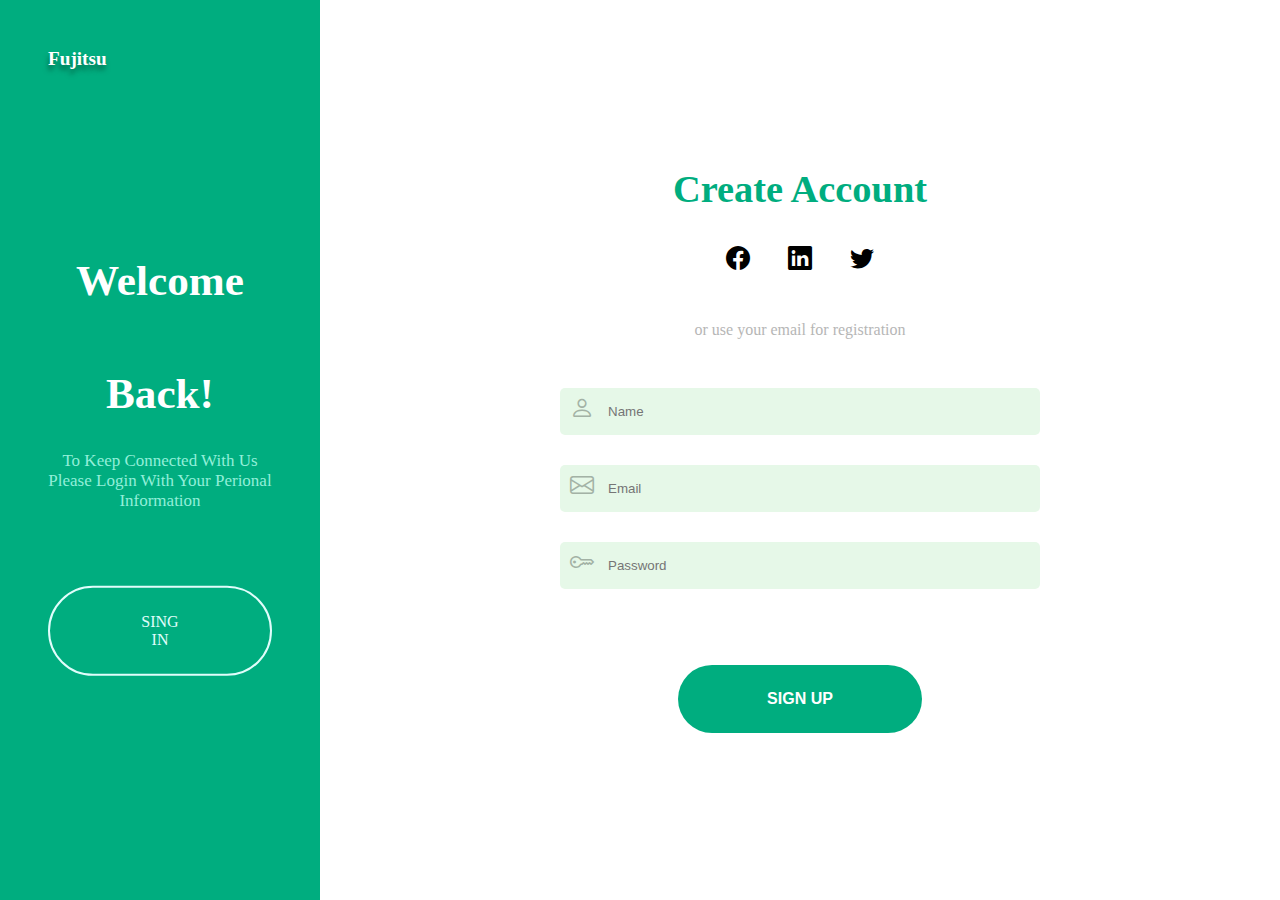
<file: Assignment-01/index.html>
<!DOCTYPE html>
<html lang="en">
  <head>
    <meta charset="UTF-8" />
    <meta http-equiv="X-UA-Compatible" content="IE=edge" />
    <meta name="viewport" content="width=device-width, initial-scale=1.0" />
    <title>Document</title>
    <link rel="stylesheet" href="./index.css" />
    <link
      rel="stylesheet"
      href="https://cdn.jsdelivr.net/npm/bootstrap-icons@1.9.1/font/bootstrap-icons.css"
    />
  </head>
  <body>
    <div class="container display-flex">
      <div class="singin-section">
        <p class="logo">Fujitsu</p>
        <div class="login-container">
          <p class="WB-text">Welcome Back!</p>
          <p class="user-text">
            To Keep Connected With Us Please Login With Your Perional
            Information
          </p>
          <a href="#" class="sing-text">SING IN</a>
        </div>
      </div>
      <div class="login-section display-flex">
        <div class="center">
          <h1 class="CA-align">Create Account</h1>
          <div class="icons-display">
            <a href="#">
              <i class="bi bi-facebook"></i>
            </a>
            <a href="#">
              <i class="bi bi-linkedin"></i>
            </a>
            <a href="#">
              <i class="bi bi-twitter"></i>
            </a>
          </div>
          <p class="reg-text">or use your email for registration</p>
          <form name="form-details">
            <div class="form-icon">
              <input type="text" name="Name" placeholder="Name" />
              <i class="bi bi-person"></i>
            </div>
            <div class="form-icon">
              <input type="text" name="Email" placeholder="Email" />
              <i class="bi bi-envelope"></i>
            </div>
            <div class="form-icon">
              <input type="password" name="Password" placeholder="Password" />
              <i class="bi bi-key"></i>
            </div>
          </form>
          <div class="sign-sec">
            <button class="click-sign">SIGN UP</button>
          </div>
        </div>
      </div>
    </div>
  </body>
</html>
</file>
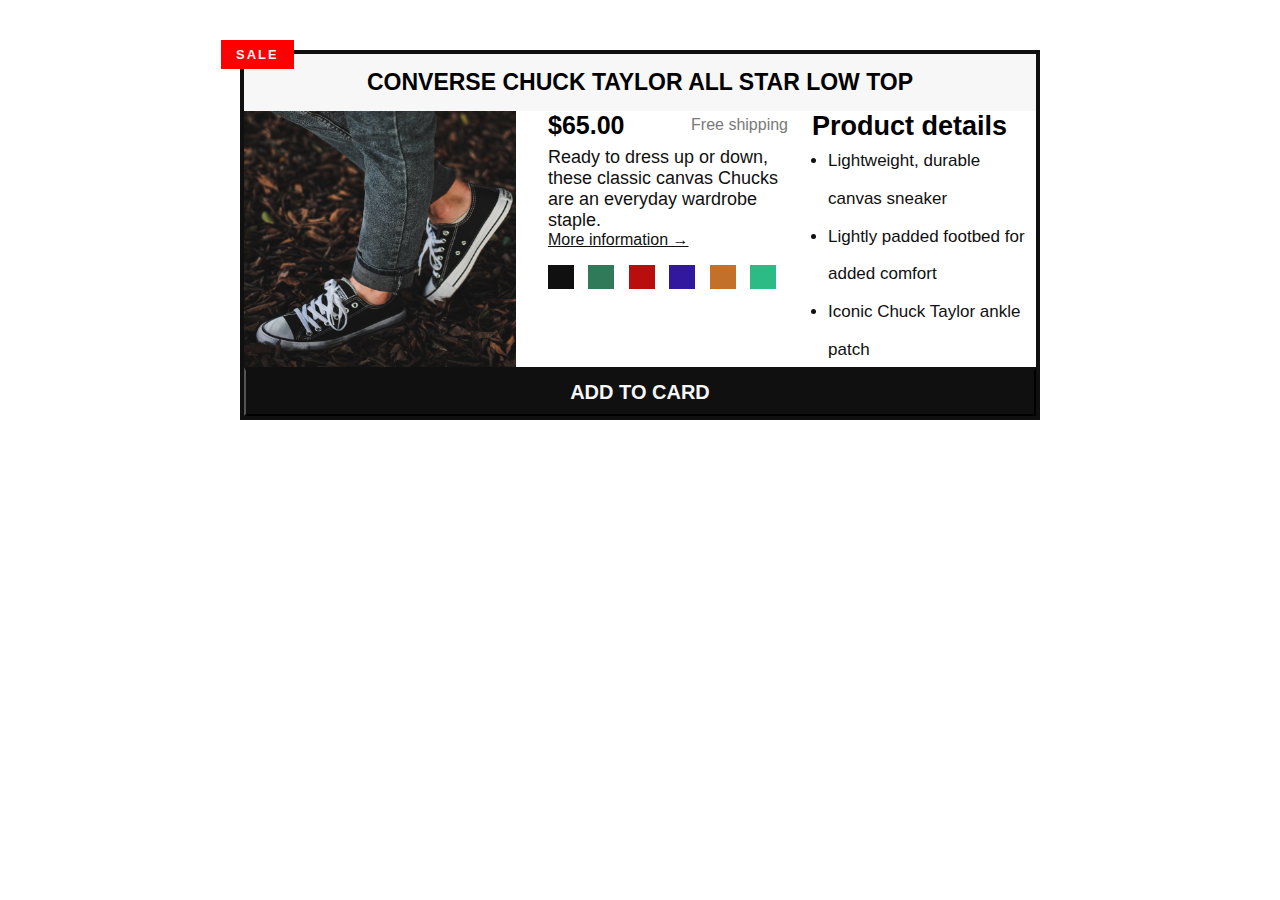
<file: Assignment-02/index.html>
<!DOCTYPE html>
<html lang="en">
  <head>
    <meta charset="UTF-8" />
    <meta http-equiv="X-UA-Compatible" content="IE=edge" />
    <meta name="viewport" content="width=device-width, initial-scale=1.0" />
    <title>Document</title>
    <link rel="stylesheet" href="./style.css" />
  </head>
  <body>
    <div class="item-boder">
      <p class="sale">SALE</p>
      <h1 class="item-name">CONVERSE CHUCK TAYLOR ALL STAR LOW TOP</h1>
      <img src="./challenges.jpg" alt="show image" class="item-image" />
      <div class="flotside">
        <h3 class="item-price">$65.00</h3>
        <p class="item-status">Free shipping</p>
        <p class="item-discription">
          Ready to dress up or down, these classic canvas Chucks are an everyday
          wardrobe staple.
        </p>
        <a href="#" class="item-info">More information →</a>
        <div class="colors">
          <div class="item-colors1"></div>
          <div class="item-colors2"></div>
          <div class="item-colors3"></div>
          <div class="item-colors4"></div>
          <div class="item-colors5"></div>
          <div class="item-colors6"></div>
        </div>
      </div>
      <div class="itemdata">
        <p class="item-details">Product details</p>
        <ul class="item-list">
          <li>Lightweight, durable canvas sneaker</li>
          <li>Lightly padded footbed for added comfort</li>
          <li>Iconic Chuck Taylor ankle patch</li>
        </ul>
      </div>
      <button class="click-card">ADD TO CARD</button>
    </div>
  </body>
</html>
</file>
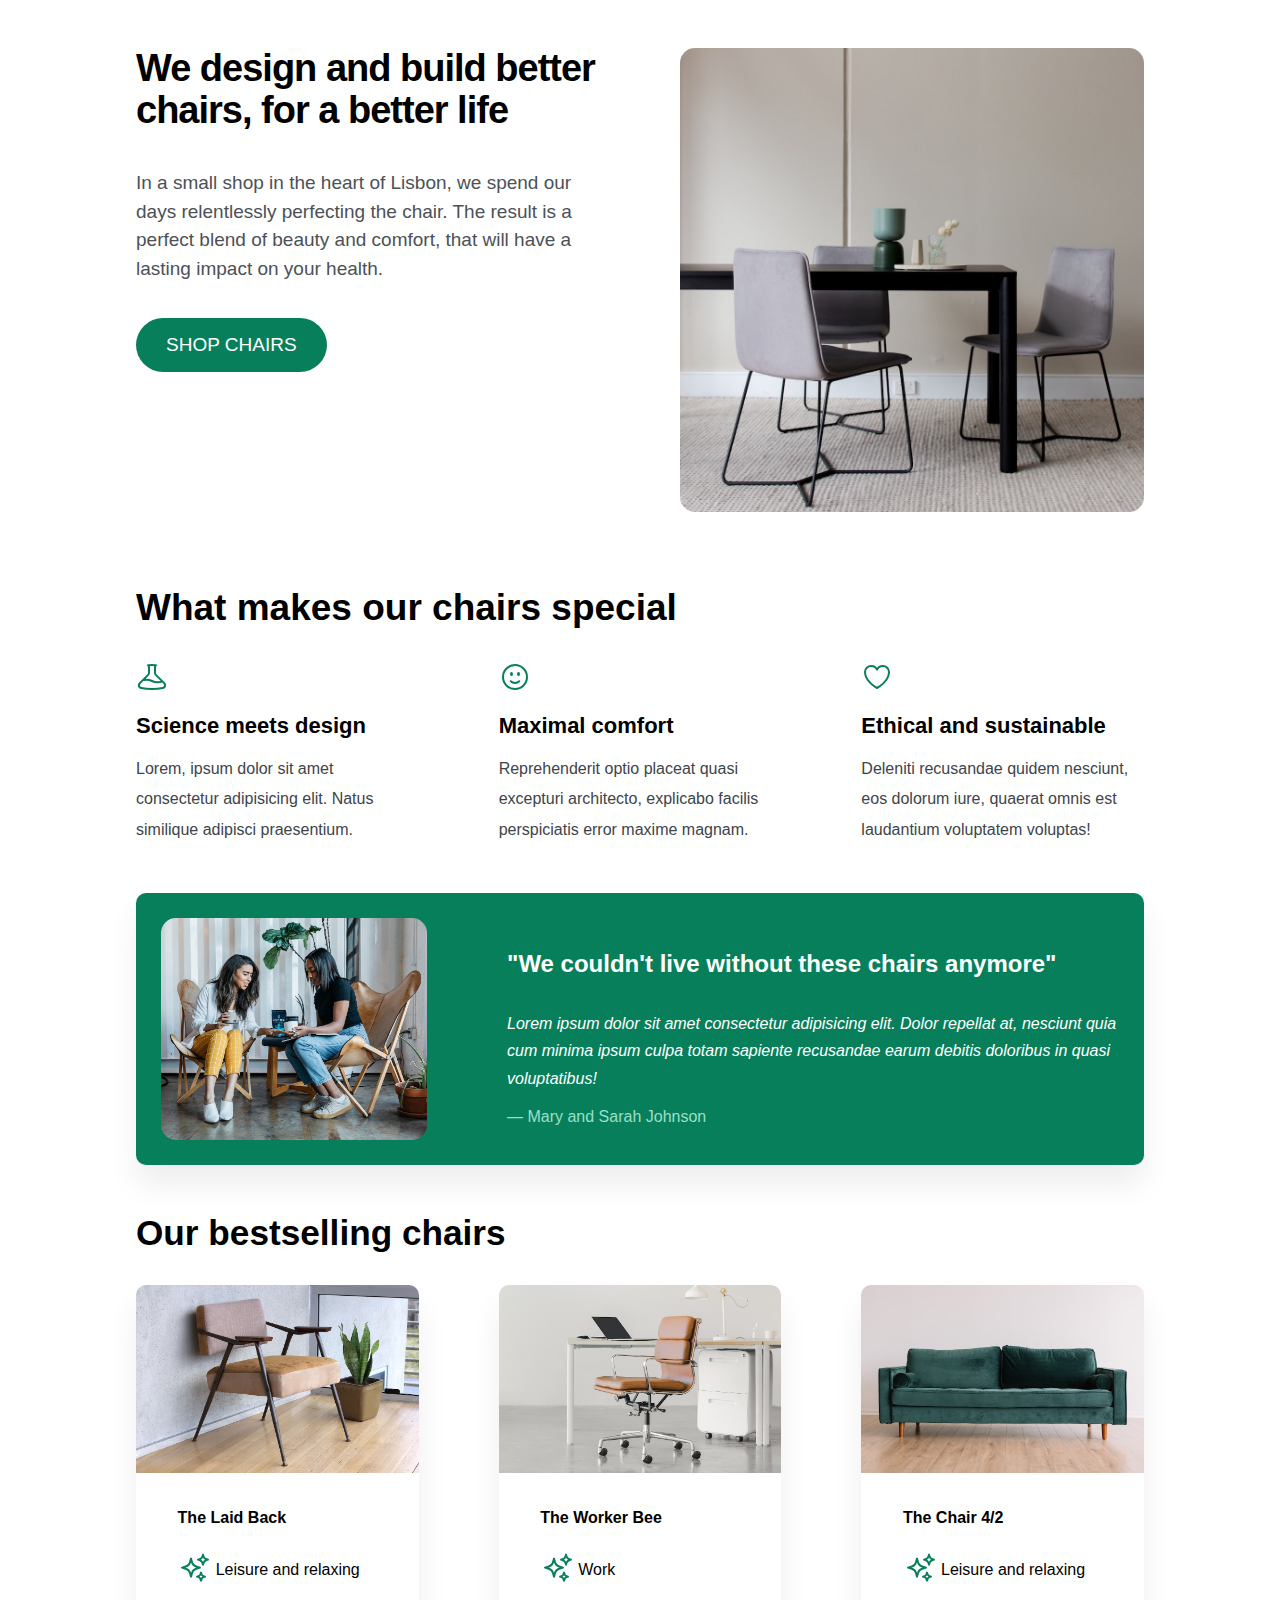
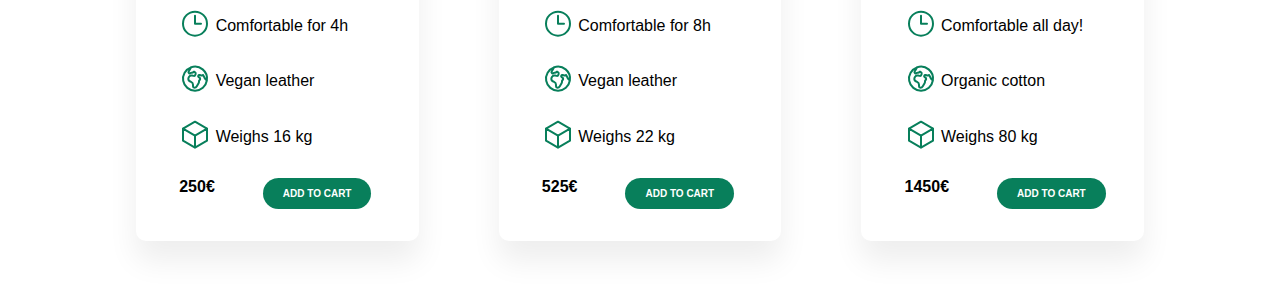
<file: Assignment-03/index.html>
<!DOCTYPE html>
<html lang="en">
  <head>
    <meta charset="UTF-8" />
    <meta http-equiv="X-UA-Compatible" content="IE=edge" />
    <meta name="viewport" content="width=device-width, initial-scale=1.0" />
    <title>Document</title>
    <link rel="stylesheet" href="./style.css">
  </head>
  <body>
    <div class="container">
    <header class="container--fix">
      <div class="header-text-box">
        <h1>We design and build better chairs, for a better life</h1>
        <p class="header-text">
          In a small shop in the heart of Lisbon, we spend our days relentlessly
          perfecting the chair. The result is a perfect blend of beauty and
          comfort, that will have a lasting impact on your health.
        </p>
        <a href="#" class="shop-chairs">Shop chairs</a>
      </div>
        <img src="./hero.jpg" alt="chair" class="chair-img" />
      </header>
      <section class="container--fix">
        <h2>What makes our chairs special</h2>
        <div class="grid-colum-2">
          <div>
            <svg xmlns="http://www.w3.org/2000/svg" fill="none" viewBox="0 0 24 24" stroke-width="1.5" class="feather-icon">
              <path stroke-linecap="round" stroke-linejoin="round" d="M9.75 3.104v5.714a2.25 2.25 0 01-.659 1.591L5 14.5M9.75 3.104c-.251.023-.501.05-.75.082m.75-.082a24.301 24.301 0 014.5 0m0 0v5.714c0 .597.237 1.17.659 1.591L19.8 15.3M14.25 3.104c.251.023.501.05.75.082M19.8 15.3l-1.57.393A9.065 9.065 0 0112 15a9.065 9.065 0 00-6.23-.693L5 14.5m14.8.8l1.402 1.402c1.232 1.232.65 3.318-1.067 3.611A48.309 48.309 0 0112 21c-2.773 0-5.491-.235-8.135-.687-1.718-.293-2.3-2.379-1.067-3.61L5 14.5" />
            </svg>            
            <p class="parasection">Science meets design</p>
            <p class="parasections">Lorem, ipsum dolor sit amet consectetur adipisicing elit. Natus similique adipisci praesentium.</p>
          </div>
          <div>
            <svg xmlns="http://www.w3.org/2000/svg" fill="none" viewBox="0 0 24 24" stroke-width="1.5"  class="feather-icon">
              <path stroke-linecap="round" stroke-linejoin="round" d="M15.182 15.182a4.5 4.5 0 01-6.364 0M21 12a9 9 0 11-18 0 9 9 0 0118 0zM9.75 9.75c0 .414-.168.75-.375.75S9 10.164 9 9.75 9.168 9 9.375 9s.375.336.375.75zm-.375 0h.008v.015h-.008V9.75zm5.625 0c0 .414-.168.75-.375.75s-.375-.336-.375-.75.168-.75.375-.75.375.336.375.75zm-.375 0h.008v.015h-.008V9.75z" />
            </svg>            
            <p class="parasection">Maximal comfort</p>
            <p class="parasections">Reprehenderit optio placeat quasi excepturi architecto, explicabo facilis perspiciatis error maxime magnam.</p>
          </div>
          <div>
            <svg xmlns="http://www.w3.org/2000/svg" fill="none" viewBox="0 0 24 24" stroke-width="1.5" class="feather-icon">
              <path stroke-linecap="round" stroke-linejoin="round" d="M21 8.25c0-2.485-2.099-4.5-4.688-4.5-1.935 0-3.597 1.126-4.312 2.733-.715-1.607-2.377-2.733-4.313-2.733C5.1 3.75 3 5.765 3 8.25c0 7.22 9 12 9 12s9-4.78 9-12z" />
            </svg>            
            <p class="parasection">Ethical and sustainable</p>
            <p class="parasections">Deleniti recusandae quidem nesciunt, eos dolorum iure, quaerat omnis est laudantium voluptatem voluptas! </p>
          </div>
        </div>
      </section>
      <section class="customer-box container--fix">
        <div class="grid-colum-3">
        <img src="./customers.jpg" alt="customer" class="chair-img just-img">
        <div class="text-box">
          <h3>"We couldn't live without these chairs anymore"</h3>
          <p class="customer-text">Lorem ipsum dolor sit amet consectetur adipisicing elit. Dolor repellat at, nesciunt quia cum minima ipsum culpa totam sapiente recusandae earum debitis doloribus in quasi voluptatibus! </p>
          <p class="mary">— Mary and Sarah Johnson</p>
        </div>
      </div>
      </section>
      <section class="container--fix">
        <h4>Our bestselling chairs</h4>
        <div class="list-items">
          <div class="add-shadow space">
            <div class="set-sec">
            <img src="./chair-1.jpg" alt="chair" class="chairs-list">
            <span>The Laid Back</span>
            </div>
            <ul class="chair-details">
              <li>
                <svg xmlns="http://www.w3.org/2000/svg" fill="none" viewBox="0 0 24 24" stroke-width="1.5" class="feather-icon1">
                  <path stroke-linecap="round" stroke-linejoin="round" d="M9.813 15.904L9 18.75l-.813-2.846a4.5 4.5 0 00-3.09-3.09L2.25 12l2.846-.813a4.5 4.5 0 003.09-3.09L9 5.25l.813 2.846a4.5 4.5 0 003.09 3.09L15.75 12l-2.846.813a4.5 4.5 0 00-3.09 3.09zM18.259 8.715L18 9.75l-.259-1.035a3.375 3.375 0 00-2.455-2.456L14.25 6l1.036-.259a3.375 3.375 0 002.455-2.456L18 2.25l.259 1.035a3.375 3.375 0 002.456 2.456L21.75 6l-1.035.259a3.375 3.375 0 00-2.456 2.456zM16.894 20.567L16.5 21.75l-.394-1.183a2.25 2.25 0 00-1.423-1.423L13.5 18.75l1.183-.394a2.25 2.25 0 001.423-1.423l.394-1.183.394 1.183a2.25 2.25 0 001.423 1.423l1.183.394-1.183.394a2.25 2.25 0 00-1.423 1.423z" />
                </svg>
                Leisure and relaxing
              </li>
              <li>
                <svg xmlns="http://www.w3.org/2000/svg" fill="none" viewBox="0 0 24 24" stroke-width="1.5" class="feather-icon1">
                  <path stroke-linecap="round" stroke-linejoin="round" d="M12 6v6h4.5m4.5 0a9 9 0 11-18 0 9 9 0 0118 0z" />
                </svg>                
                Comfortable for 4h
              </li>
              <li>
                <svg xmlns="http://www.w3.org/2000/svg" fill="none" viewBox="0 0 24 24" stroke-width="1.5" class="feather-icon1">
                  <path stroke-linecap="round" stroke-linejoin="round" d="M20.893 13.393l-1.135-1.135a2.252 2.252 0 01-.421-.585l-1.08-2.16a.414.414 0 00-.663-.107.827.827 0 01-.812.21l-1.273-.363a.89.89 0 00-.738 1.595l.587.39c.59.395.674 1.23.172 1.732l-.2.2c-.212.212-.33.498-.33.796v.41c0 .409-.11.809-.32 1.158l-1.315 2.191a2.11 2.11 0 01-1.81 1.025 1.055 1.055 0 01-1.055-1.055v-1.172c0-.92-.56-1.747-1.414-2.089l-.655-.261a2.25 2.25 0 01-1.383-2.46l.007-.042a2.25 2.25 0 01.29-.787l.09-.15a2.25 2.25 0 012.37-1.048l1.178.236a1.125 1.125 0 001.302-.795l.208-.73a1.125 1.125 0 00-.578-1.315l-.665-.332-.091.091a2.25 2.25 0 01-1.591.659h-.18c-.249 0-.487.1-.662.274a.931.931 0 01-1.458-1.137l1.411-2.353a2.25 2.25 0 00.286-.76m11.928 9.869A9 9 0 008.965 3.525m11.928 9.868A9 9 0 118.965 3.525" />
                </svg>                
                Vegan leather
              </li>
              <li>
                <svg xmlns="http://www.w3.org/2000/svg" fill="none" viewBox="0 0 24 24" stroke-width="1.5" class="feather-icon1">
                  <path stroke-linecap="round" stroke-linejoin="round" d="M21 7.5l-9-5.25L3 7.5m18 0l-9 5.25m9-5.25v9l-9 5.25M3 7.5l9 5.25M3 7.5v9l9 5.25m0-9v9" />
                </svg>                
                Weighs 16 kg 
              </li>
            </ul>
            <div class="chair-price">
              <strong>250€</strong>
              <a href="#" class="card-button">Add to cart</a>
            </div> 
          </div>
          <div class="add-shadow space">
            <div class="set-sec">
            <img src="./chair-2.jpg" alt="chair" class="chairs-list">
            <span>The Worker Bee</span
              </div>
            <ul class="chair-details">
              <li>
                <svg xmlns="http://www.w3.org/2000/svg" fill="none" viewBox="0 0 24 24" stroke-width="1.5" class="feather-icon1">
                  <path stroke-linecap="round" stroke-linejoin="round" d="M9.813 15.904L9 18.75l-.813-2.846a4.5 4.5 0 00-3.09-3.09L2.25 12l2.846-.813a4.5 4.5 0 003.09-3.09L9 5.25l.813 2.846a4.5 4.5 0 003.09 3.09L15.75 12l-2.846.813a4.5 4.5 0 00-3.09 3.09zM18.259 8.715L18 9.75l-.259-1.035a3.375 3.375 0 00-2.455-2.456L14.25 6l1.036-.259a3.375 3.375 0 002.455-2.456L18 2.25l.259 1.035a3.375 3.375 0 002.456 2.456L21.75 6l-1.035.259a3.375 3.375 0 00-2.456 2.456zM16.894 20.567L16.5 21.75l-.394-1.183a2.25 2.25 0 00-1.423-1.423L13.5 18.75l1.183-.394a2.25 2.25 0 001.423-1.423l.394-1.183.394 1.183a2.25 2.25 0 001.423 1.423l1.183.394-1.183.394a2.25 2.25 0 00-1.423 1.423z" />
                </svg>                
                Work
              </li>
              <li>
                <svg xmlns="http://www.w3.org/2000/svg" fill="none" viewBox="0 0 24 24" stroke-width="1.5" class="feather-icon1">
                  <path stroke-linecap="round" stroke-linejoin="round" d="M12 6v6h4.5m4.5 0a9 9 0 11-18 0 9 9 0 0118 0z" />
                </svg>                
                Comfortable for 8h
              </li>
              <li>
                <svg xmlns="http://www.w3.org/2000/svg" fill="none" viewBox="0 0 24 24" stroke-width="1.5" class="feather-icon1">
                  <path stroke-linecap="round" stroke-linejoin="round" d="M20.893 13.393l-1.135-1.135a2.252 2.252 0 01-.421-.585l-1.08-2.16a.414.414 0 00-.663-.107.827.827 0 01-.812.21l-1.273-.363a.89.89 0 00-.738 1.595l.587.39c.59.395.674 1.23.172 1.732l-.2.2c-.212.212-.33.498-.33.796v.41c0 .409-.11.809-.32 1.158l-1.315 2.191a2.11 2.11 0 01-1.81 1.025 1.055 1.055 0 01-1.055-1.055v-1.172c0-.92-.56-1.747-1.414-2.089l-.655-.261a2.25 2.25 0 01-1.383-2.46l.007-.042a2.25 2.25 0 01.29-.787l.09-.15a2.25 2.25 0 012.37-1.048l1.178.236a1.125 1.125 0 001.302-.795l.208-.73a1.125 1.125 0 00-.578-1.315l-.665-.332-.091.091a2.25 2.25 0 01-1.591.659h-.18c-.249 0-.487.1-.662.274a.931.931 0 01-1.458-1.137l1.411-2.353a2.25 2.25 0 00.286-.76m11.928 9.869A9 9 0 008.965 3.525m11.928 9.868A9 9 0 118.965 3.525" />
                </svg>                
                Vegan leather
              </li>
              <li>
                <svg xmlns="http://www.w3.org/2000/svg" fill="none" viewBox="0 0 24 24" stroke-width="1.5" class="feather-icon1">
                  <path stroke-linecap="round" stroke-linejoin="round" d="M21 7.5l-9-5.25L3 7.5m18 0l-9 5.25m9-5.25v9l-9 5.25M3 7.5l9 5.25M3 7.5v9l9 5.25m0-9v9" />
                </svg>                
                Weighs 22 kg
              </li>
            </ul>
            <div class="chair-price">
              <strong>525€</strong>
              <a href="#" class="card-button">Add to cart</a>
            </div>
          </div>
        </div>
        <div class="add-shadow space">
          <div class="set-sec">            
          <img src="./chair-3.jpg" alt="chair" class="chairs-list">
          <span>The Chair 4/2</span>
          </div>
          <ul class="chair-details">
            <li>
              <svg xmlns="http://www.w3.org/2000/svg" fill="none" viewBox="0 0 24 24" stroke-width="1.5" class="feather-icon1">
              <path stroke-linecap="round" stroke-linejoin="round" d="M9.813 15.904L9 18.75l-.813-2.846a4.5 4.5 0 00-3.09-3.09L2.25 12l2.846-.813a4.5 4.5 0 003.09-3.09L9 5.25l.813 2.846a4.5 4.5 0 003.09 3.09L15.75 12l-2.846.813a4.5 4.5 0 00-3.09 3.09zM18.259 8.715L18 9.75l-.259-1.035a3.375 3.375 0 00-2.455-2.456L14.25 6l1.036-.259a3.375 3.375 0 002.455-2.456L18 2.25l.259 1.035a3.375 3.375 0 002.456 2.456L21.75 6l-1.035.259a3.375 3.375 0 00-2.456 2.456zM16.894 20.567L16.5 21.75l-.394-1.183a2.25 2.25 0 00-1.423-1.423L13.5 18.75l1.183-.394a2.25 2.25 0 001.423-1.423l.394-1.183.394 1.183a2.25 2.25 0 001.423 1.423l1.183.394-1.183.394a2.25 2.25 0 00-1.423 1.423z" />
            </svg>
              Leisure and relaxing
            </li>
            <li>
              <svg xmlns="http://www.w3.org/2000/svg" fill="none" viewBox="0 0 24 24" stroke-width="1.5" class="feather-icon1">
                <path stroke-linecap="round" stroke-linejoin="round" d="M12 6v6h4.5m4.5 0a9 9 0 11-18 0 9 9 0 0118 0z" />
              </svg>                
              Comfortable all day!
            </li>
            <li>
              <svg xmlns="http://www.w3.org/2000/svg" fill="none" viewBox="0 0 24 24" stroke-width="1.5" class="feather-icon1">
                <path stroke-linecap="round" stroke-linejoin="round" d="M20.893 13.393l-1.135-1.135a2.252 2.252 0 01-.421-.585l-1.08-2.16a.414.414 0 00-.663-.107.827.827 0 01-.812.21l-1.273-.363a.89.89 0 00-.738 1.595l.587.39c.59.395.674 1.23.172 1.732l-.2.2c-.212.212-.33.498-.33.796v.41c0 .409-.11.809-.32 1.158l-1.315 2.191a2.11 2.11 0 01-1.81 1.025 1.055 1.055 0 01-1.055-1.055v-1.172c0-.92-.56-1.747-1.414-2.089l-.655-.261a2.25 2.25 0 01-1.383-2.46l.007-.042a2.25 2.25 0 01.29-.787l.09-.15a2.25 2.25 0 012.37-1.048l1.178.236a1.125 1.125 0 001.302-.795l.208-.73a1.125 1.125 0 00-.578-1.315l-.665-.332-.091.091a2.25 2.25 0 01-1.591.659h-.18c-.249 0-.487.1-.662.274a.931.931 0 01-1.458-1.137l1.411-2.353a2.25 2.25 0 00.286-.76m11.928 9.869A9 9 0 008.965 3.525m11.928 9.868A9 9 0 118.965 3.525" />
              </svg>                
              Organic cotton
            </li>
            <li>
              <svg xmlns="http://www.w3.org/2000/svg" fill="none" viewBox="0 0 24 24" stroke-width="1.5" class="feather-icon1">
                <path stroke-linecap="round" stroke-linejoin="round" d="M21 7.5l-9-5.25L3 7.5m18 0l-9 5.25m9-5.25v9l-9 5.25M3 7.5l9 5.25M3 7.5v9l9 5.25m0-9v9" />
              </svg>                
              Weighs 80 kg 
            </li>
          </ul>
          <div class="chair-price">
            <strong>1450€</strong>
            <a href="#" class="card-button">Add to cart</a>
          </div>
          </div>
        </div>
        </section>
    </body>
  </div>
</html>
</file>
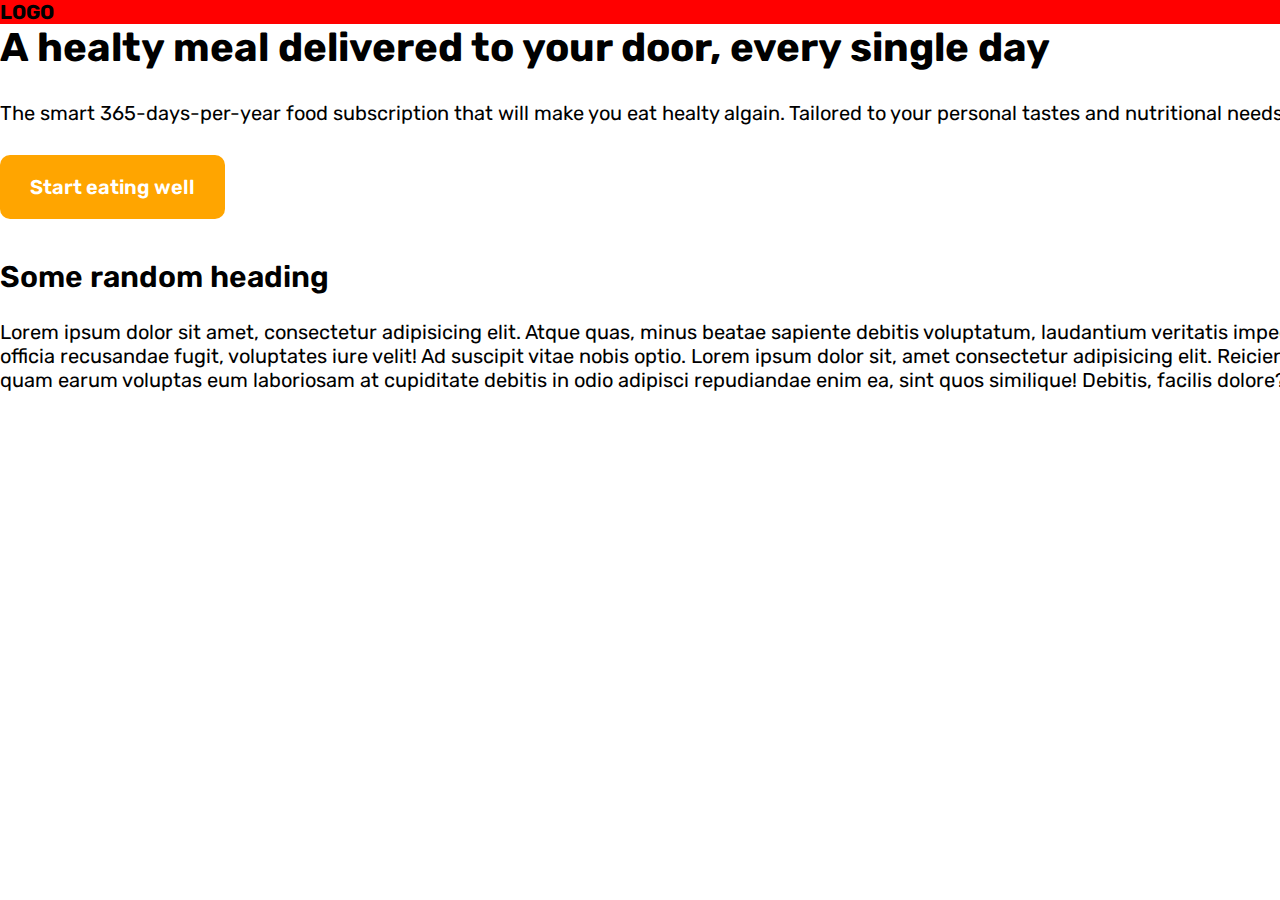
<file: Assignment-04/index.html>
<!DOCTYPE html>
<html lang="en">
  <head>
    <meta charset="UTF-8" />
    <meta http-equiv="X-UA-Compatible" content="IE=edge" />
    <meta name="viewport" content="width=device-width, initial-scale=1.0" />
    <title>food-hero</title>
    <link rel="preconnect" href="https://fonts.googleapis.com" />
    <link rel="preconnect" href="https://fonts.gstatic.com" crossorigin />
    <link
      href="https://fonts.googleapis.com/css2?family=Rubik:wght@400;600;700&display=swap"
      rel="stylesheet"
    />
    <link rel="stylesheet" href="./style.css" />
  </head>
  <body>
    <header>
      <nav class="container">
        <div>LOGO</div>
        <div>NAVIGATION</div>
      </nav>
      <div class="container">
        <h1>A healty meal delivered to your door, every single day</h1>
        <p>
          The smart 365-days-per-year food subscription that will make you eat
          healty algain. Tailored to your personal tastes and nutritional needs
        </p>
        <a href="#">Start eating well</a>
      </div>
    </header>
    <section>
      <div class="container">
        <h2>Some random heading</h2>
        <p>
          Lorem ipsum dolor sit amet, consectetur adipisicing elit. Atque quas,
          minus beatae sapiente debitis voluptatum, laudantium veritatis impedit
          corrupti officia recusandae fugit, voluptates iure velit! Ad suscipit
          vitae nobis optio. Lorem ipsum dolor sit, amet consectetur adipisicing
          elit. Reiciendis sequi quam earum voluptas eum laboriosam at
          cupiditate debitis in odio adipisci repudiandae enim ea, sint quos
          similique! Debitis, facilis dolore?
        </p>
      </div>
    </section>
  </body>
</html>
</file>
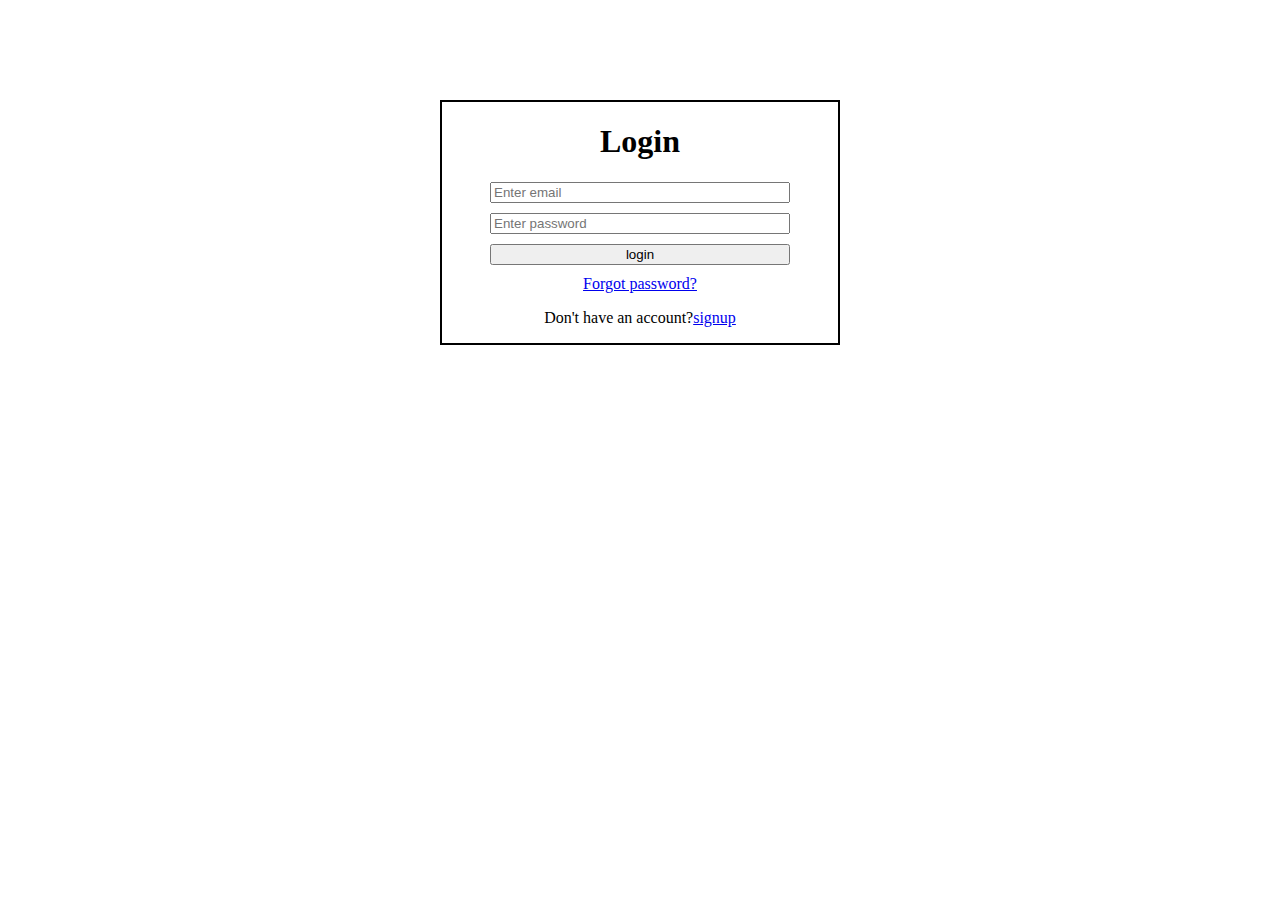
<file: Assignment-08/index.html>
<!DOCTYPE html>
<html lang="en">
  <head>
    <meta charset="UTF-8" />
    <meta http-equiv="X-UA-Compatible" content="IE=edge" />
    <meta name="viewport" content="width=device-width, initial-scale=1.0" />
    <title>login</title>
    <link rel="stylesheet" href="./style.css" />
  </head>
  <body>
    <form action="/" id="login" class="form-container">
      <h1 class="form__title">Login</h1>
      <div class="logIn-box d-flex">
        <input id="email1" type="email" placeholder="Enter email" />
        <input id="password1" type="password" placeholder="Enter password" />
        <button type="submit" id="linkWelcome">login</button>
        <a href="#">Forgot password?</a>
      </div>
      <div>
        <p>
          Don't have an account?<a href="#" id="linkCreateAccount">signup</a>
        </p>
      </div>
    </form>
    <form action="/" id="createAccount" class="form--hidden form-container">
      <h1 class="form__title">signup</h1>
      <div class="signUp-box d-flex">
        <input id="name" type="name" placeholder="Enter name" />
        <input id="email2" type="email" placeholder="Enter email" />
        <input id="password2" type="password" placeholder="Enter password" />
        <button type="submit" id="linkSignup">signup</button>
      </div>
      <div>
        <p>Already have an account?<a href="#" id="linkLogin">Login</a></p>
      </div>
    </form>
    <section id="welcome-section" class="welcome-hidden home-page">
      <strong>WELCOME TO HOME PAGE</strong>
      <button id="linkLogout" class="logout">logout</button>
    </section>
    <script src="./index.js"></script>
  </body>
</html>
</file>
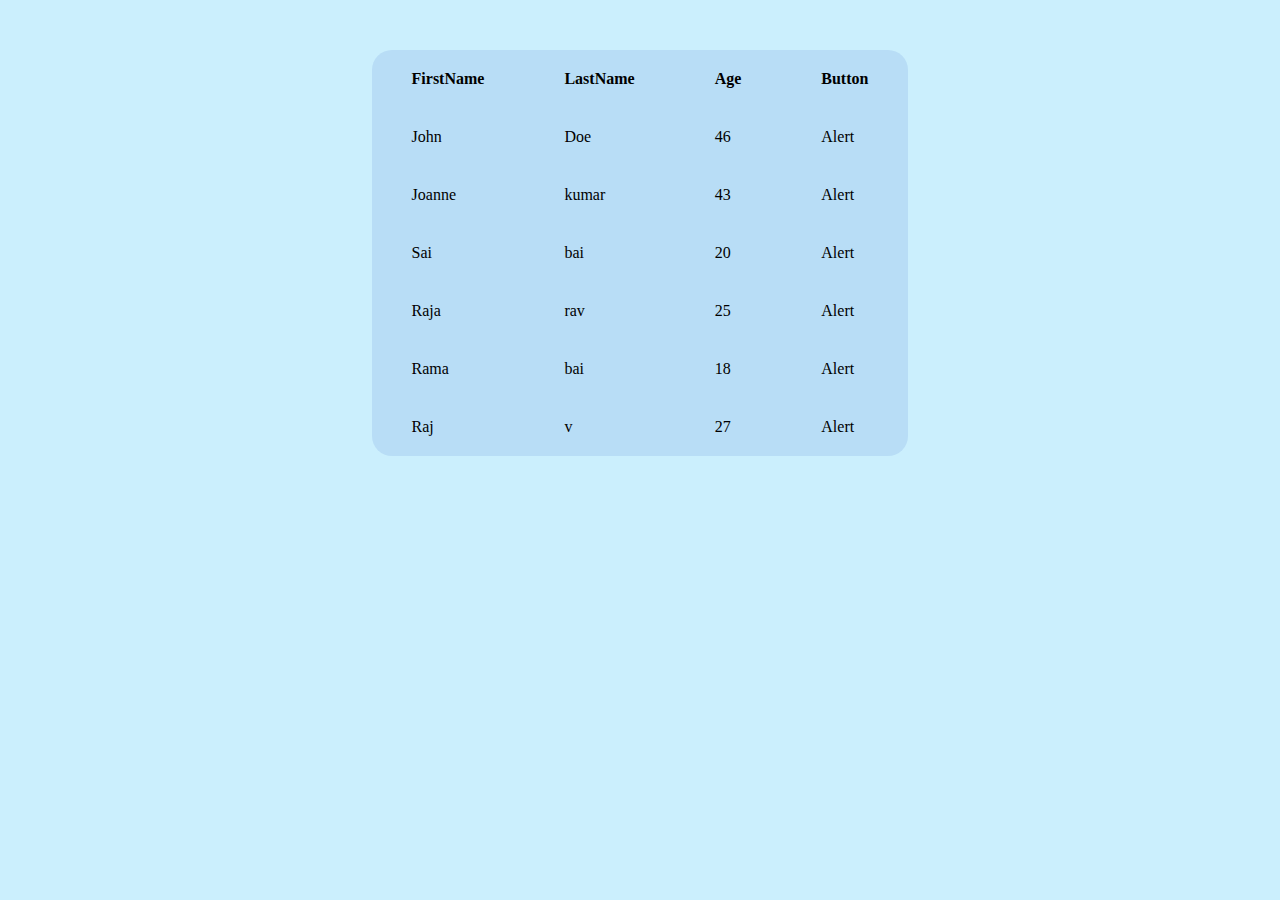
<file: Assignment-07/domTable.html>
<!DOCTYPE html>
<html lang="en">
  <head>
    <meta charset="UTF-8" />
    <meta http-equiv="X-UA-Compatible" content="IE=edge" />
    <meta name="viewport" content="width=device-width, initial-scale=1.0" />
    <title>Document Table</title>
    <link rel="stylesheet" href="./domTable.css" />
  </head>
  <body id="body">
    <script src="./domTable.js"></script>
  </body>
</html>
</file>
<file: Assignment-01/index.css>
* {
  margin: 0;
  padding: 0;
}

*,
*::after,
*::before {
  box-sizing: border-box;
}
html,
body {
  height: 100%;
}
/* utlits */
.display-flex {
  display: flex;
}
.singin-section,
.login-section {
  height: 100%;
}
.singin-section,
.click-sign {
  background-color: #00ad7f;
}
.singin-section,
.click-sign {
  color: #ffffff;
}
.sing-text,
.login-container,
.CA-align {
  text-align: center;
}
.sing-text,
form[name="form-details"] .form-icon > .bi {
  display: inline-block;
}
.sing-text,
.click-sign {
  padding: 25px 89px;
  border-radius: 7rem;
}
form[name="form-details"] > input::placeholder,
form[name="form-details"] .form-icon > .bi {
  color: #a3b2a5;
}
/* started */
.container {
  width: 100%;
  height: 100%;
}

.singin-section {
  width: 25%;
  padding: 3rem;
  position: relative;
}
.login-section {
  width: 75%;
  background-color: #ffffff;
  align-items: center;
  justify-content: center;
}

.logo {
  font-weight: bold;
  font-size: 1.2rem;
  text-shadow: -1px 5px 5px #026f50;
}
.login-container {
  position: absolute;
  top: 50%;
  transform: translateY(-50%);
  left: 3rem;
  right: 3rem;
}
.WB-text {
  font-weight: bolder;
  font-size: 2.7rem;
  line-height: 3cm;
}

.user-text {
  color: #92efd9;
  font-size: 17px;
}
.sing-text {
  color: #e0fdfb;
  text-decoration: none;
  border: 2px solid #e0fdfb;
  margin-top: 2cm;
}

.CA-align {
  font-size: 2.4rem;
  color: #00ad7f;
}
.icons-display {
  font-size: 1.5rem;
  text-align: center;
  margin-top: 35px;
}
.icons-display a {
  margin-inline: 1rem;
  text-decoration: none;
  color: black;
}

.reg-text {
  text-align: center;
  line-height: 3cm;
  color: #b6b6b6;
}

form[name="form-details"] input {
  border: none;
  background-color: #e6f8e8;
  padding: 1rem;
  padding-left: 3rem;
  border-radius: 5px;
  margin-block: 0.1rem;
  width: 100%;
}
form[name="form-details"] > input::placeholder {
  padding-left: 1.5rem;
}
form[name="form-details"] input:focus + .bi {
  color: black;
}
.sign-sec {
  text-align: center;
}
.click-sign {
  font-weight: bolder;
  font-size: 1rem;
  margin-top: 3rem;
  border: none;
}
form[name="form-details"] .form-icon > .bi {
  font-size: 1.5rem;
  position: relative;
  transform: translatey(-148%);
  padding-left: 10px;
}
form[name="form-details"] .form-icon {
  margin: auto;
  width: 30rem;
}

@media (max-width: 500px) {
  .container {
    flex-direction: column;
    align-items: center;
  }
  form[name="form-details"] .form-icon {
    margin: auto;
    width: 100%;
  }
  .singin-section {
    display: none;
  }
}
@media (max-width: 1000px) {
  .container {
    flex-direction: column;
    align-items: center;
  }
  .singin-section {
    width: 100%;
  }
}
</file>
<file: Assignment-02/style.css>
* {
  margin: 0;
  padding: 0;
  box-sizing: border-box;
  font-family: "Segoe UI", Tahoma, Geneva, Verdana, sans-serif;
}
html body {
  height: 100%;
}
.item-boder {
  border: 4px solid #101010;
  width: 50rem;
  margin: 50px auto;
  position: relative;
}
.sale {
  background-color: red;
  padding: 7px 15px;
  letter-spacing: 2px;
  position: absolute;
  top: -14px;
  left: -23px;
  font-weight: bold;
  color: #f7f7f7;
  font-size: 13px;
}
.colors {
  margin-top: 1rem;
}
.item-colors1 {
  display: inline-block;
  background-color: #101010;
  width: 26px;
  height: 24px;
  margin-right: 10px;
}
.item-colors2 {
  display: inline-block;
  background-color: #317a59;
  width: 26px;
  height: 24px;
  margin-right: 10px;
}
.item-colors3 {
  display: inline-block;
  background-color: #ba0e0e;
  width: 26px;
  height: 24px;
  margin-right: 10px;
}
.item-colors4 {
  display: inline-block;
  background-color: #32179f;
  width: 26px;
  height: 24px;
  margin-right: 10px;
}
.item-colors5 {
  display: inline-block;
  background-color: #c3712a;
  width: 26px;
  height: 24px;
  margin-right: 10px;
}
.item-colors6 {
  display: inline-block;
  background-color: #2cbb84;
  width: 26px;
  height: 24px;
  margin-right: 10px;
}

.item-name {
  color: black;
  font-size: 23px;
  text-align: center;
  padding: 15px;
  background-color: #f7f7f7;
}
.item-image {
  width: 17rem;
  height: 16rem;
  float: left;
}
.item-price {
  font-size: 25px;
  color: black;
  float: left;
}
.item-status {
  color: #7a7979;
  float: right;
  padding-top: 5px;
}
.item-discription {
  font-size: 18px;
  margin-top: 36px;
  color: #101010;
}
.item-info,
.item-list {
  color: #101010;
}
.item-details {
  font-size: 27px;
  font-weight: bold;
  margin-left: 1rem;
}
.item-list {
  padding-left: 2rem;
  font-weight: 400;
  font-size: 17px;
  line-height: 1cm;
}
.click-card {
  color: #f7f7f7;
  font-weight: bolder;
  font-size: 20px;
  background-color: #101010;
  padding: 10px;
  width: 100%;
  text-align: center;
  border-top: 4px solid #101010;
}
.click-card:hover {
  background-color: #f7f7f7;
  color: #101010;
}

.flotside {
  float: left;
  width: 15rem;
  height: 16rem;
  margin-left: 2rem;
}

.itemdata {
  float: right;
  width: 15rem;
  height: 16rem;
}
</file>
<file: Assignment-03/style.css>
* {
  margin: 0;
  padding: 0;
  box-sizing: border-box;
}

body {
  font-family: sans-serif;
}

.container {
  width: 63rem;
  margin: 0 auto;
}

/* .container--fix {
  width: 1000px;
  margin: 47 auto;
} */
.header-text-box {
  font-size: 19px;
}

header {
  display: grid;
  grid-template-columns: repeat(2, 1fr);
  column-gap: 80px;
  margin-top: 48px;
  margin-bottom: 75px;
  /* height: 100vh; */
}

.header-text-box {
  justify-content: center;
}

h1 {
  line-height: 1.1cm;
  letter-spacing: -1px;
}

.header-text {
  margin-top: 38px;
  margin-bottom: 35px;
  line-height: 1.5;
  color: #4c5157;
}
.shop-chairs {
  color: white;
  background: #087f5b;
  text-transform: uppercase;
  border-radius: 2rem;
  padding: 16px 30px;
  text-decoration: none;
  display: inline-block;
}

.chair-img {
  border-radius: 15px;
}
img {
  width: 100%;
}

h2 {
  margin-bottom: 2rem;
  font-size: 37px;
}

section {
  margin-top: 3rem;
}
.feather-icon {
  stroke: #087f5b;
  width: 32px;
  height: 32px;
  font-size: 20px;
  margin-bottom: 16px;
}
.feather-icon1 {
  stroke: #087f5b;
  width: 32px;
  height: 32px;
  font-size: 20px;
  margin-bottom: 16px;
  transform: translatey(77%);
}
.parasection {
  font-weight: 700;
  font-size: 22px;
  margin-bottom: 15px;
}
.parasections {
  line-height: 1.9;
  color: #3e444a;
  font-weight: 500;
}

.grid-colum-2 {
  display: grid;
  grid-template-columns: repeat(3, 1fr);
  column-gap: 5rem;
}

.grid-colum-3 {
  display: grid;
  grid-template-columns: repeat(3, 1fr);
  column-gap: 5rem;
}
.space {
  width: 31rem;
}
.customer-box {
  background: #087f5b;
  color: white;
  border-radius: 10px;
  padding: 25px;
  box-shadow: 0 20px 30px 0 rgba(0, 0, 0, 0.07);
}
.mary {
  color: #99dfc8;
}
.text-box {
  grid-column: 2/-1;
  margin-top: 2rem;
}
h3 {
  font-size: 1.5rem;
}
.customer-text {
  font-style: italic;
  margin-top: 2rem;
  margin-bottom: 1rem;
  line-height: 1.7;
}
h4 {
  font-size: 2.2rem;
  font-weight: 700;
}
span {
  font-weight: 600;
  padding-left: 2.6rem;
}
.chair-price {
  display: flex;
  gap: 3rem;
  padding-left: 2.7rem;
}
.chairs-list {
  margin-bottom: 2rem;
  border-top-left-radius: 10px;
  border-top-right-radius: 10px;
}
.chair-details {
  list-style: none;
  margin-bottom: 28px;
  line-height: 1.6;
  padding-left: 2.7rem;
}
strong {
  font-weight: 800;
}

.card-button {
  border-radius: 2rem;
  text-decoration: none;
  color: white;
  background-color: #087f5b;
  padding: 10px 20px;
  text-transform: uppercase;
  font-size: 10px;
  font-weight: 800;
}
.list-items {
  display: flex;
  gap: 5rem;
  margin-top: 2rem;
}
.add-shadow {
  box-shadow: 0 20px 30px 0 rgba(0, 0, 0, 0.07);
  border-radius: 10px;
  margin-bottom: 4rem;
  padding-bottom: 2rem;
}

@media (max-width: 500px) {
  header {
    display: grid;
    grid-template-columns: 1fr;
    margin-bottom: 6rem;
    font-size: 1rem;
  }
  h1 {
    font-size: 44px;
    line-height: 2cm;
  }
  .header-text {
    margin-top: 40px;
    margin-bottom: 56px;
    font-size: 2rem;
  }
  .shop-chairs {
    margin-left: 14rem;
    border-radius: 120px;
    padding: 44px 103px;
    font-size: 3rem;
    text-align: center;
  }
  img {
    margin-top: 4rem;
  }
  h2 {
    font-size: 4rem;
    margin-bottom: 3rem;
  }
  .grid-colum-2 {
    display: grid;
    grid-template-columns: 1fr;
  }
  .feather-icon {
    width: 5rem;
    height: 5rem;
    margin-bottom: 16px;
  }
  .parasection {
    font-size: 4rem;
  }
  .parasections {
    font-size: 2rem;
  }
  .grid-colum-3 {
    display: flex;
    flex-direction: column;
  }
  .just-img {
    width: 59.4rem;
    height: 40rem;
  }
  h3 {
    font-size: 40px;
    margin-top: 2rem;
  }
  .mary {
    font-size: 2rem;
    padding-bottom: 1rem;
  }
  .text-box {
    font-size: 2rem;
  }
  h4 {
    font-size: 5rem;
  }
  .list-items {
    flex-direction: column;
  }
  .set-sec {
    display: flex;
    flex-direction: column;
  }
  span {
    font-size: 5rem;
  }
  .chair-details {
    font-size: 3rem;
  }
  .space {
    width: 61rem;
    margin: 0 auto;
  }
  .feather-icon1 {
    width: 5rem;
    height: 5rem;
    transform: translatey(48%);
  }
  .chairs-list {
    width: 59.4rem;
    height: 40rem;
  }
  strong {
    font-size: 5rem;
  }
  .card-button {
    border-radius: 15rem;
    padding: 33px 52px;
    font-size: 2rem;
    font-weight: 800;
  }
}
</file>
<file: Assignment-04/style.css>
* {
  margin: 0;
  padding: 0;
  box-sizing: border-box;
}

html body {
  font-family: "Rubik", sans-serif;
}
.container {
  margin: 0 auto;
  width: 1400px;
}
nav {
  font-size: 20px;
  font-weight: 700;
  display: flex;
  justify-content: space-between;
  background: red;
}

h1 {
  font-size: 40px;
  margin-bottom: 30px;
}
p {
  font-size: 20px;
  margin-bottom: 50px;
}
a {
  text-decoration: none;
  background-color: orange;
  color: white;
  font-size: 20px;
  font-weight: 600;
  border-radius: 10px;
  padding: 20px 30px;
}
h2 {
  font-weight: 600;
  font-size: 30px;
  margin-bottom: 25px;
  margin-top: 60px;
}
</file>
<file: Assignment-08/style.css>
* {
  box-sizing: border-box;
}
.form--hidden,
.welcome-hidden {
  display: none;
}

.form-container {
  text-align: center;
  margin: 100px auto 0 auto;
  border: 2px solid black;
  max-width: 400px;
}

.home-page {
  position: relative;
  text-align: center;
  font-weight: bolder;
  font-size: 50px;
  color: white;
  background-color: black;
}

.logout {
  position: absolute;
  top: 9px;
  right: 9px;
  padding: 10px 20px;
}

.d-flex {
  display: flex;
}

.logIn-box,
.signUp-box {
  flex-direction: column;
  width: 300px;
  gap: 10px;
  margin: auto;
}
</file>
<file: Assignment-07/domTable.css>
body {
  background-color: #cbeffd;
}
table {
  border-collapse: collapse;
  border-spacing: 0;
  margin: auto;
  background-color: #b8ddf6;
  margin-top: 50px;
  border-radius: 20px;
}
th,
td {
  padding: 20px 40px;
  border-radius: 20px;
  color: #000000;
}

.button {
  transition: all 0.7s;
}
.button:hover,
.button:active {
  background-color: rgb(147, 183, 241);
  cursor: pointer;
  color: rgb(231, 0, 0);
  font-weight: 700;
}
</file>
